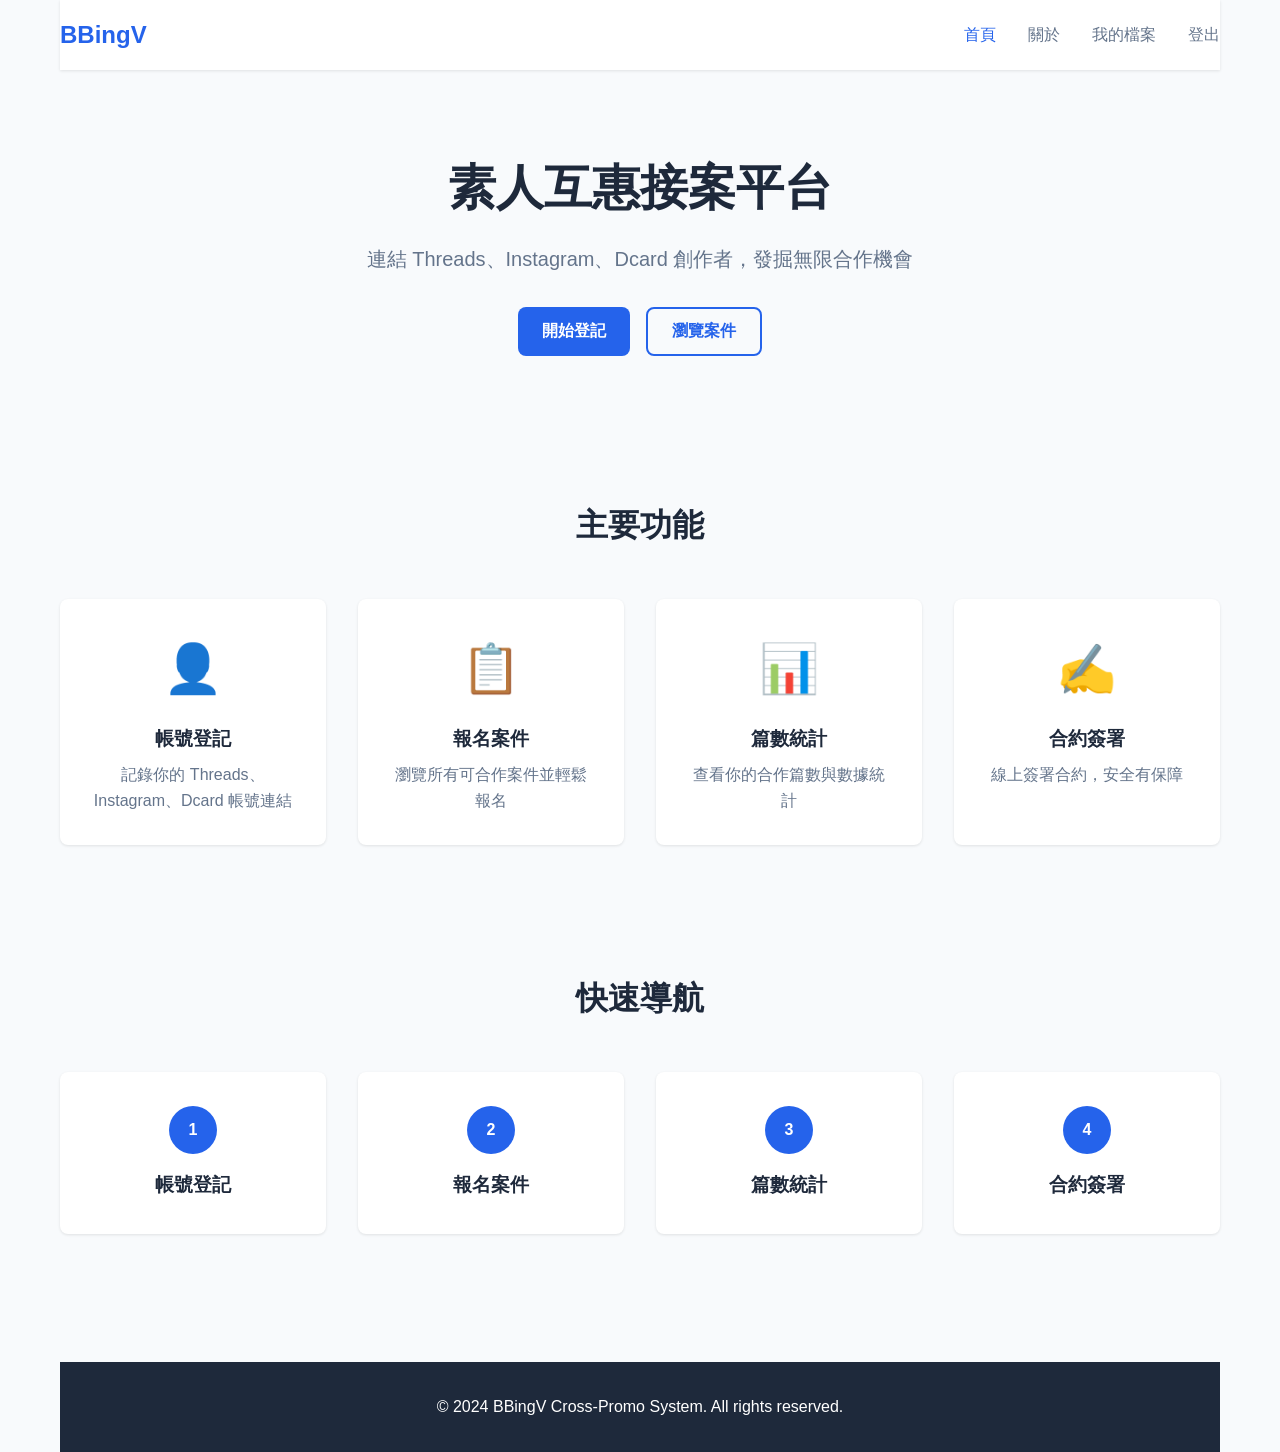
<file: frontend/index.html>
<!DOCTYPE html>
<html lang="zh-TW">
<head>
    <meta charset="UTF-8">
    <meta name="viewport" content="width=device-width, initial-scale=1.0">
    <title>BBingV 跨平台互惠接案系統</title>
    <link rel="stylesheet" href="styles.css">
</head>
<body>
    <div class="container">
        <!-- Navigation -->
        <nav class="navbar">
            <div class="navbar-content">
                <h1 class="logo">BBingV</h1>
                <ul class="nav-links">
                    <li><a href="#home" class="nav-link active">首頁</a></li>
                    <li><a href="#about" class="nav-link">關於</a></li>
                    <li><a href="#" class="nav-link" id="profileBtn">我的檔案</a></li>
                    <li><a href="#" class="nav-link" id="logoutBtn">登出</a></li>
                </ul>
            </div>
        </nav>

        <!-- Hero Section -->
        <section class="hero">
            <div class="hero-content">
                <h2>素人互惠接案平台</h2>
                <p>連結 Threads、Instagram、Dcard 創作者，發掘無限合作機會</p>
                <div class="hero-buttons">
                    <button class="btn btn-primary" id="registerBtn">開始登記</button>
                    <button class="btn btn-secondary" id="browseBtn">瀏覽案件</button>
                </div>
            </div>
        </section>

        <!-- Features Section -->
        <section class="features">
            <h2>主要功能</h2>
            <div class="features-grid">
                <div class="feature-card">
                    <div class="feature-icon">👤</div>
                    <h3>帳號登記</h3>
                    <p>記錄你的 Threads、Instagram、Dcard 帳號連結</p>
                </div>
                <div class="feature-card">
                    <div class="feature-icon">📋</div>
                    <h3>報名案件</h3>
                    <p>瀏覽所有可合作案件並輕鬆報名</p>
                </div>
                <div class="feature-card">
                    <div class="feature-icon">📊</div>
                    <h3>篇數統計</h3>
                    <p>查看你的合作篇數與數據統計</p>
                </div>
                <div class="feature-card">
                    <div class="feature-icon">✍️</div>
                    <h3>合約簽署</h3>
                    <p>線上簽署合約，安全有保障</p>
                </div>
            </div>
        </section>

        <!-- Quick Access -->
        <section class="quick-access">
            <h2>快速導航</h2>
            <div class="quick-access-grid">
                <a href="register.html" class="quick-access-card">
                    <span class="number">1</span>
                    <h3>帳號登記</h3>
                </a>
                <a href="cases.html" class="quick-access-card">
                    <span class="number">2</span>
                    <h3>報名案件</h3>
                </a>
                <a href="stats.html" class="quick-access-card">
                    <span class="number">3</span>
                    <h3>篇數統計</h3>
                </a>
                <a href="contract.html" class="quick-access-card">
                    <span class="number">4</span>
                    <h3>合約簽署</h3>
                </a>
            </div>
        </section>

        <!-- Footer -->
        <footer class="footer">
            <p>&copy; 2024 BBingV Cross-Promo System. All rights reserved.</p>
        </footer>
    </div>

    <script src="app.js"></script>
</body>
</html>
</file>
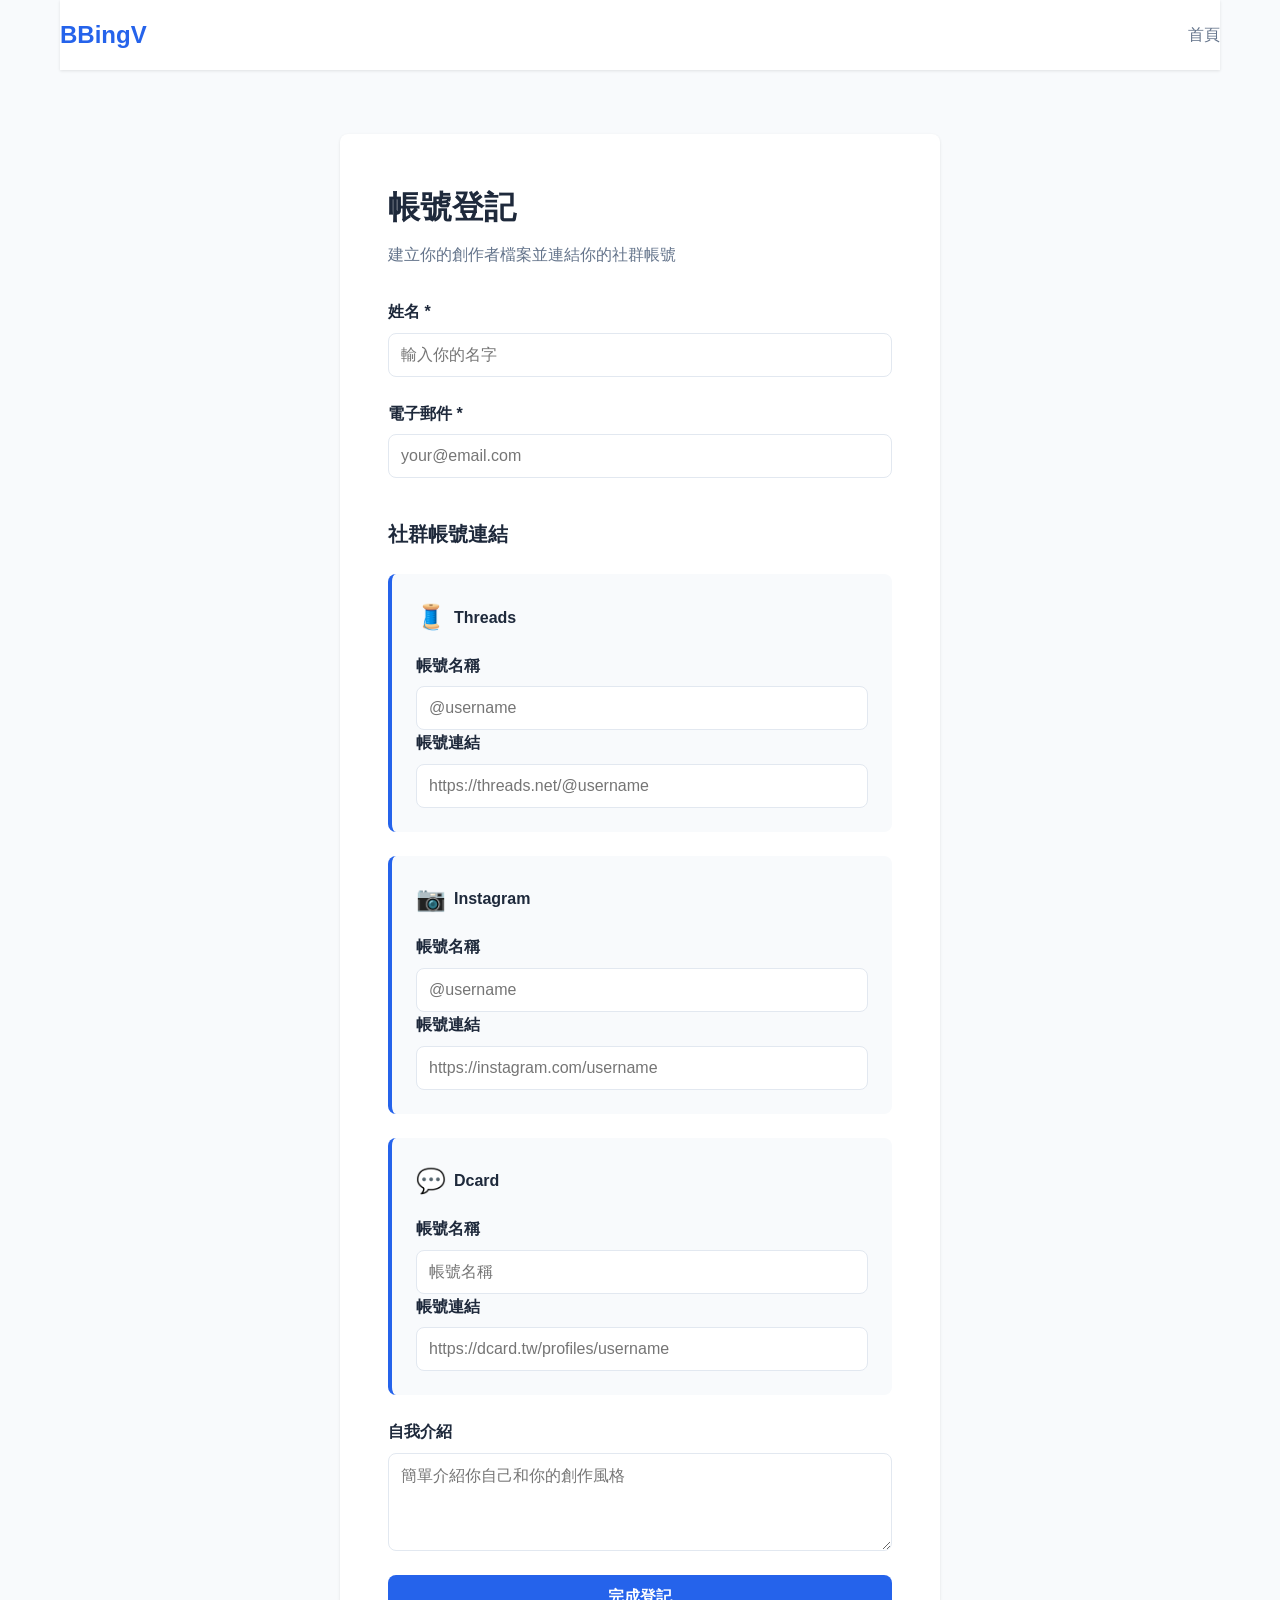
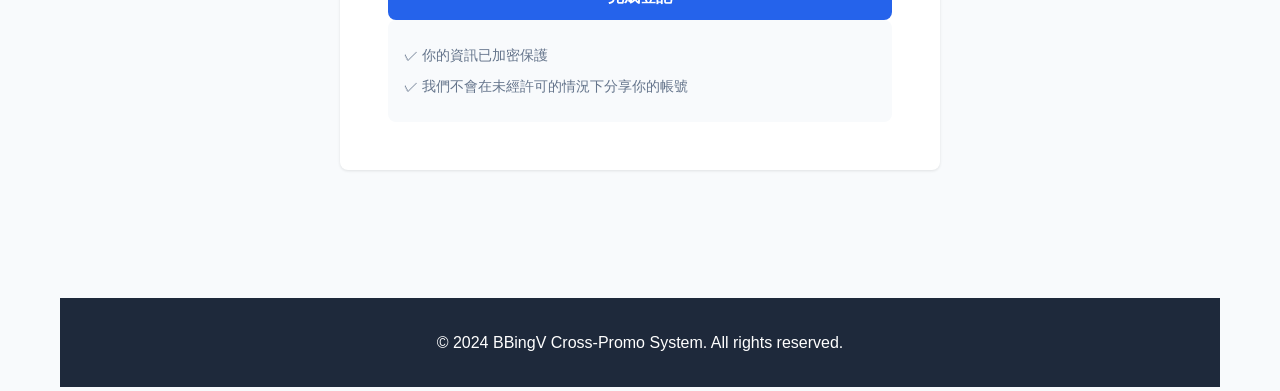
<file: frontend/register.html>
<!DOCTYPE html>
<html lang="zh-TW">
<head>
    <meta charset="UTF-8">
    <meta name="viewport" content="width=device-width, initial-scale=1.0">
    <title>帳號登記 - BBingV</title>
    <link rel="stylesheet" href="styles.css">
</head>
<body>
    <div class="container">
        <!-- Navigation -->
        <nav class="navbar">
            <div class="navbar-content">
                <h1 class="logo"><a href="index.html">BBingV</a></h1>
                <ul class="nav-links">
                    <li><a href="index.html" class="nav-link">首頁</a></li>
                </ul>
            </div>
        </nav>

        <!-- Main Content -->
        <section class="form-section">
            <div class="form-container">
                <h2>帳號登記</h2>
                <p class="form-subtitle">建立你的創作者檔案並連結你的社群帳號</p>

                <form id="registerForm" class="form">
                    <!-- Personal Info -->
                    <div class="form-group">
                        <label for="name">姓名 *</label>
                        <input type="text" id="name" name="name" placeholder="輸入你的名字" required>
                    </div>

                    <div class="form-group">
                        <label for="email">電子郵件 *</label>
                        <input type="email" id="email" name="email" placeholder="your@email.com" required>
                    </div>

                    <!-- Platform Accounts -->
                    <h3 class="section-title">社群帳號連結</h3>

                    <!-- Threads -->
                    <div class="platform-group">
                        <div class="platform-header">
                            <span class="platform-icon">🧵</span>
                            <h4>Threads</h4>
                        </div>
                        <div class="form-group">
                            <label for="threads-username">帳號名稱</label>
                            <input type="text" id="threads-username" placeholder="@username">
                        </div>
                        <div class="form-group">
                            <label for="threads-url">帳號連結</label>
                            <input type="url" id="threads-url" placeholder="https://threads.net/@username">
                        </div>
                    </div>

                    <!-- Instagram -->
                    <div class="platform-group">
                        <div class="platform-header">
                            <span class="platform-icon">📷</span>
                            <h4>Instagram</h4>
                        </div>
                        <div class="form-group">
                            <label for="instagram-username">帳號名稱</label>
                            <input type="text" id="instagram-username" placeholder="@username">
                        </div>
                        <div class="form-group">
                            <label for="instagram-url">帳號連結</label>
                            <input type="url" id="instagram-url" placeholder="https://instagram.com/username">
                        </div>
                    </div>

                    <!-- Dcard -->
                    <div class="platform-group">
                        <div class="platform-header">
                            <span class="platform-icon">💬</span>
                            <h4>Dcard</h4>
                        </div>
                        <div class="form-group">
                            <label for="dcard-username">帳號名稱</label>
                            <input type="text" id="dcard-username" placeholder="帳號名稱">
                        </div>
                        <div class="form-group">
                            <label for="dcard-url">帳號連結</label>
                            <input type="url" id="dcard-url" placeholder="https://dcard.tw/profiles/username">
                        </div>
                    </div>

                    <!-- Bio -->
                    <div class="form-group">
                        <label for="bio">自我介紹</label>
                        <textarea id="bio" name="bio" placeholder="簡單介紹你自己和你的創作風格" rows="4"></textarea>
                    </div>

                    <!-- Submit Button -->
                    <button type="submit" class="btn btn-primary btn-block">完成登記</button>
                </form>

                <div class="form-note">
                    <p>✓ 你的資訊已加密保護</p>
                    <p>✓ 我們不會在未經許可的情況下分享你的帳號</p>
                </div>
            </div>
        </section>

        <!-- Footer -->
        <footer class="footer">
            <p>&copy; 2024 BBingV Cross-Promo System. All rights reserved.</p>
        </footer>
    </div>

    <script src="app.js"></script>
    <script>
        document.getElementById('registerForm').addEventListener('submit', async (e) => {
            e.preventDefault();
            
            const formData = {
                name: document.getElementById('name').value,
                email: document.getElementById('email').value,
                bio: document.getElementById('bio').value,
                accounts: [
                    {
                        platform: 'threads',
                        username: document.getElementById('threads-username').value,
                        url: document.getElementById('threads-url').value
                    },
                    {
                        platform: 'instagram',
                        username: document.getElementById('instagram-username').value,
                        url: document.getElementById('instagram-url').value
                    },
                    {
                        platform: 'dcard',
                        username: document.getElementById('dcard-username').value,
                        url: document.getElementById('dcard-url').value
                    }
                ]
            };

            try {
                const response = await fetch('/api/creators/register-accounts', {
                    method: 'POST',
                    headers: { 'Content-Type': 'application/json' },
                    body: JSON.stringify(formData)
                });

                if (response.ok) {
                    alert('登記成功！');
                    window.location.href = 'index.html';
                } else {
                    alert('登記失敗，請重試');
                }
            } catch (error) {
                console.error('Error:', error);
                alert('發生錯誤，請重試');
            }
        });
    </script>
</body>
</html>
</file>
<file: frontend/styles.css>
:root {
  --primary-color: #2563eb;
  --secondary-color: #64748b;
  --success-color: #16a34a;
  --warning-color: #ea580c;
  --danger-color: #dc2626;
  --light-bg: #f8fafc;
  --border-color: #e2e8f0;
  --text-primary: #1e293b;
  --text-secondary: #64748b;
  --shadow: 0 1px 3px rgba(0, 0, 0, 0.1);
  --shadow-lg: 0 10px 30px rgba(0, 0, 0, 0.1);
}

* {
  margin: 0;
  padding: 0;
  box-sizing: border-box;
}

body {
  font-family: -apple-system, BlinkMacSystemFont, 'Segoe UI', Roboto, 'Helvetica Neue', Arial, sans-serif;
  background-color: var(--light-bg);
  color: var(--text-primary);
  line-height: 1.6;
}

.container {
  max-width: 1200px;
  margin: 0 auto;
  padding: 0 20px;
}

/* Navigation */
.navbar {
  background: white;
  box-shadow: var(--shadow);
  position: sticky;
  top: 0;
  z-index: 100;
}

.navbar-content {
  display: flex;
  justify-content: space-between;
  align-items: center;
  padding: 1rem 0;
}

.logo {
  font-size: 1.5rem;
  font-weight: 700;
  color: var(--primary-color);
}

.logo a {
  color: var(--primary-color);
  text-decoration: none;
}

.nav-links {
  display: flex;
  list-style: none;
  gap: 2rem;
}

.nav-link {
  color: var(--text-secondary);
  text-decoration: none;
  transition: color 0.3s;
}

.nav-link:hover,
.nav-link.active {
  color: var(--primary-color);
}

/* Hero Section */
.hero {
  padding: 5rem 0;
  text-align: center;
}

.hero-content h2 {
  font-size: 3rem;
  margin-bottom: 1rem;
  color: var(--text-primary);
}

.hero-content p {
  font-size: 1.25rem;
  color: var(--text-secondary);
  margin-bottom: 2rem;
}

.hero-buttons {
  display: flex;
  gap: 1rem;
  justify-content: center;
  flex-wrap: wrap;
}

/* Buttons */
.btn {
  padding: 0.75rem 1.5rem;
  border: none;
  border-radius: 0.5rem;
  font-size: 1rem;
  font-weight: 600;
  cursor: pointer;
  transition: all 0.3s;
  text-decoration: none;
  display: inline-block;
}

.btn-primary {
  background-color: var(--primary-color);
  color: white;
}

.btn-primary:hover {
  background-color: #1d4ed8;
  box-shadow: var(--shadow-lg);
}

.btn-secondary {
  background-color: transparent;
  color: var(--primary-color);
  border: 2px solid var(--primary-color);
}

.btn-secondary:hover {
  background-color: var(--light-bg);
}

.btn-block {
  width: 100%;
}

/* Features Section */
.features {
  padding: 4rem 0;
}

.features h2 {
  text-align: center;
  margin-bottom: 3rem;
  font-size: 2rem;
}

.features-grid {
  display: grid;
  grid-template-columns: repeat(auto-fit, minmax(250px, 1fr));
  gap: 2rem;
}

.feature-card {
  background: white;
  padding: 2rem;
  border-radius: 0.5rem;
  box-shadow: var(--shadow);
  text-align: center;
  transition: transform 0.3s, box-shadow 0.3s;
}

.feature-card:hover {
  transform: translateY(-5px);
  box-shadow: var(--shadow-lg);
}

.feature-icon {
  font-size: 3rem;
  margin-bottom: 1rem;
}

.feature-card h3 {
  margin-bottom: 0.5rem;
  color: var(--text-primary);
}

.feature-card p {
  color: var(--text-secondary);
}

/* Quick Access */
.quick-access {
  padding: 4rem 0;
}

.quick-access h2 {
  text-align: center;
  margin-bottom: 3rem;
  font-size: 2rem;
}

.quick-access-grid {
  display: grid;
  grid-template-columns: repeat(auto-fit, minmax(200px, 1fr));
  gap: 2rem;
}

.quick-access-card {
  background: white;
  padding: 2rem;
  border-radius: 0.5rem;
  box-shadow: var(--shadow);
  text-align: center;
  text-decoration: none;
  color: inherit;
  transition: all 0.3s;
  border: 2px solid transparent;
}

.quick-access-card:hover {
  border-color: var(--primary-color);
  box-shadow: var(--shadow-lg);
  transform: translateY(-5px);
}

.quick-access-card .number {
  display: inline-block;
  width: 3rem;
  height: 3rem;
  background-color: var(--primary-color);
  color: white;
  border-radius: 50%;
  line-height: 3rem;
  font-weight: 700;
  margin-bottom: 1rem;
}

.quick-access-card h3 {
  color: var(--text-primary);
}

/* Form Section */
.form-section {
  padding: 4rem 0;
}

.form-container {
  background: white;
  padding: 3rem;
  border-radius: 0.5rem;
  box-shadow: var(--shadow);
  max-width: 600px;
  margin: 0 auto;
}

.form-container h2 {
  margin-bottom: 0.5rem;
  font-size: 2rem;
}

.form-subtitle {
  color: var(--text-secondary);
  margin-bottom: 2rem;
}

.form {
  display: flex;
  flex-direction: column;
  gap: 1.5rem;
}

.form-group {
  display: flex;
  flex-direction: column;
}

.form-group label {
  font-weight: 600;
  margin-bottom: 0.5rem;
  color: var(--text-primary);
}

.form-group input,
.form-group textarea,
.form-group select {
  padding: 0.75rem;
  border: 1px solid var(--border-color);
  border-radius: 0.5rem;
  font-size: 1rem;
  transition: border-color 0.3s;
}

.form-group input:focus,
.form-group textarea:focus,
.form-group select:focus {
  outline: none;
  border-color: var(--primary-color);
  box-shadow: 0 0 0 3px rgba(37, 99, 235, 0.1);
}

.section-title {
  font-size: 1.25rem;
  font-weight: 600;
  margin-top: 1rem;
  color: var(--text-primary);
}

.platform-group {
  padding: 1.5rem;
  background-color: var(--light-bg);
  border-radius: 0.5rem;
  border-left: 4px solid var(--primary-color);
}

.platform-header {
  display: flex;
  align-items: center;
  gap: 0.5rem;
  margin-bottom: 1rem;
}

.platform-icon {
  font-size: 1.5rem;
}

.form-note {
  padding: 1rem;
  background-color: var(--light-bg);
  border-radius: 0.5rem;
  font-size: 0.9rem;
  color: var(--text-secondary);
}

.form-note p {
  margin: 0.5rem 0;
}

/* Cases Section */
.cases-section {
  padding: 4rem 0;
}

.cases-header {
  display: flex;
  justify-content: space-between;
  align-items: center;
  margin-bottom: 2rem;
  flex-wrap: wrap;
  gap: 1rem;
}

.cases-header h2 {
  font-size: 2rem;
}

.filter-bar {
  display: flex;
  gap: 1rem;
  flex-wrap: wrap;
}

.filter-select {
  padding: 0.75rem;
  border: 1px solid var(--border-color);
  border-radius: 0.5rem;
  font-size: 1rem;
}

.cases-grid {
  display: grid;
  grid-template-columns: repeat(auto-fill, minmax(300px, 1fr));
  gap: 2rem;
}

.case-card {
  background: white;
  padding: 1.5rem;
  border-radius: 0.5rem;
  box-shadow: var(--shadow);
  cursor: pointer;
  transition: all 0.3s;
}

.case-card:hover {
  transform: translateY(-5px);
  box-shadow: var(--shadow-lg);
}

.case-card h3 {
  margin-bottom: 0.5rem;
}

.case-description {
  color: var(--text-secondary);
  margin-bottom: 1rem;
  font-size: 0.95rem;
}

.case-meta {
  display: flex;
  justify-content: space-between;
  align-items: center;
  margin-bottom: 1rem;
  flex-wrap: wrap;
  gap: 0.5rem;
}

.platform-badge {
  background-color: var(--light-bg);
  padding: 0.25rem 0.75rem;
  border-radius: 1rem;
  font-size: 0.85rem;
  color: var(--text-secondary);
}

.deadline {
  font-size: 0.9rem;
  color: var(--text-secondary);
}

.case-footer {
  display: flex;
  justify-content: space-between;
  font-size: 0.95rem;
  padding-top: 1rem;
  border-top: 1px solid var(--border-color);
}

.compensation {
  font-weight: 600;
  color: var(--success-color);
}

.applicants {
  color: var(--text-secondary);
}

/* Stats Section */
.stats-section {
  padding: 4rem 0;
}

.stats-section h2 {
  font-size: 2rem;
  margin-bottom: 2rem;
}

.stats-grid {
  display: grid;
  grid-template-columns: repeat(auto-fit, minmax(200px, 1fr));
  gap: 2rem;
  margin-bottom: 4rem;
}

.stat-card {
  background: white;
  padding: 2rem;
  border-radius: 0.5rem;
  box-shadow: var(--shadow);
  text-align: center;
}

.stat-card h3 {
  color: var(--text-secondary);
  font-size: 0.95rem;
  margin-bottom: 1rem;
}

.stat-number {
  font-size: 2.5rem;
  font-weight: 700;
  color: var(--primary-color);
}

.stat-label {
  color: var(--text-secondary);
  font-size: 0.9rem;
}

.charts-section {
  display: grid;
  grid-template-columns: repeat(auto-fit, minmax(300px, 1fr));
  gap: 2rem;
  margin-bottom: 4rem;
}

.chart-container {
  background: white;
  padding: 2rem;
  border-radius: 0.5rem;
  box-shadow: var(--shadow);
}

.chart-container h3 {
  margin-bottom: 1.5rem;
}

.details-section {
  background: white;
  padding: 2rem;
  border-radius: 0.5rem;
  box-shadow: var(--shadow);
}

.details-table {
  width: 100%;
  border-collapse: collapse;
}

.details-table th,
.details-table td {
  padding: 1rem;
  text-align: left;
  border-bottom: 1px solid var(--border-color);
}

.details-table th {
  background-color: var(--light-bg);
  font-weight: 600;
}

.details-table tbody tr:hover {
  background-color: var(--light-bg);
}

/* Contract Section */
.contract-section {
  padding: 4rem 0;
}

.contract-section h2 {
  font-size: 2rem;
  margin-bottom: 2rem;
}

.contracts-grid {
  display: grid;
  grid-template-columns: repeat(auto-fill, minmax(300px, 1fr));
  gap: 2rem;
}

.contract-card {
  background: white;
  padding: 1.5rem;
  border-radius: 0.5rem;
  box-shadow: var(--shadow);
}

.contract-card h3 {
  margin-bottom: 0.5rem;
}

.contract-card p {
  color: var(--text-secondary);
  margin-bottom: 1rem;
  font-size: 0.95rem;
}

.upload-date {
  font-size: 0.85rem;
  color: var(--text-secondary);
  margin-bottom: 1rem !important;
}

/* Modal */
.modal {
  display: none;
  position: fixed;
  z-index: 1000;
  left: 0;
  top: 0;
  width: 100%;
  height: 100%;
  background-color: rgba(0, 0, 0, 0.5);
  overflow-y: auto;
}

.modal-content {
  background-color: white;
  margin: 5% auto;
  padding: 2rem;
  border-radius: 0.5rem;
  max-width: 600px;
  width: 90%;
  box-shadow: var(--shadow-lg);
  position: relative;
}

.close {
  position: absolute;
  right: 1rem;
  top: 1rem;
  font-size: 1.5rem;
  font-weight: bold;
  cursor: pointer;
  color: var(--text-secondary);
}

.close:hover {
  color: var(--text-primary);
}

.modal-actions {
  display: flex;
  gap: 1rem;
  margin-top: 2rem;
  justify-content: flex-end;
}

.detail-info {
  margin: 1rem 0;
  padding: 1rem;
  background-color: var(--light-bg);
  border-radius: 0.5rem;
}

.detail-info p {
  margin: 0.5rem 0;
}

.contract-preview {
  background-color: var(--light-bg);
  padding: 1.5rem;
  border-radius: 0.5rem;
  margin: 1rem 0;
  max-height: 300px;
  overflow-y: auto;
}

.signature-section {
  margin: 2rem 0;
}

.signature-buttons {
  display: flex;
  gap: 1rem;
  margin-top: 1rem;
}

/* Footer */
.footer {
  background-color: var(--text-primary);
  color: white;
  text-align: center;
  padding: 2rem 0;
  margin-top: 4rem;
}

/* Loading & No Data */
.loading,
.no-data {
  text-align: center;
  padding: 2rem;
  color: var(--text-secondary);
}

/* Responsive */
@media (max-width: 768px) {
  .hero-content h2 {
    font-size: 2rem;
  }

  .nav-links {
    gap: 1rem;
    font-size: 0.9rem;
  }

  .features-grid,
  .quick-access-grid,
  .stats-grid {
    grid-template-columns: 1fr;
  }

  .cases-grid,
  .contracts-grid {
    grid-template-columns: 1fr;
  }

  .form-container {
    padding: 1.5rem;
  }

  .modal-content {
    margin: 20% auto;
    width: 95%;
  }

  .hero-buttons {
    flex-direction: column;
  }

  .btn {
    width: 100%;
  }
}
</file>
